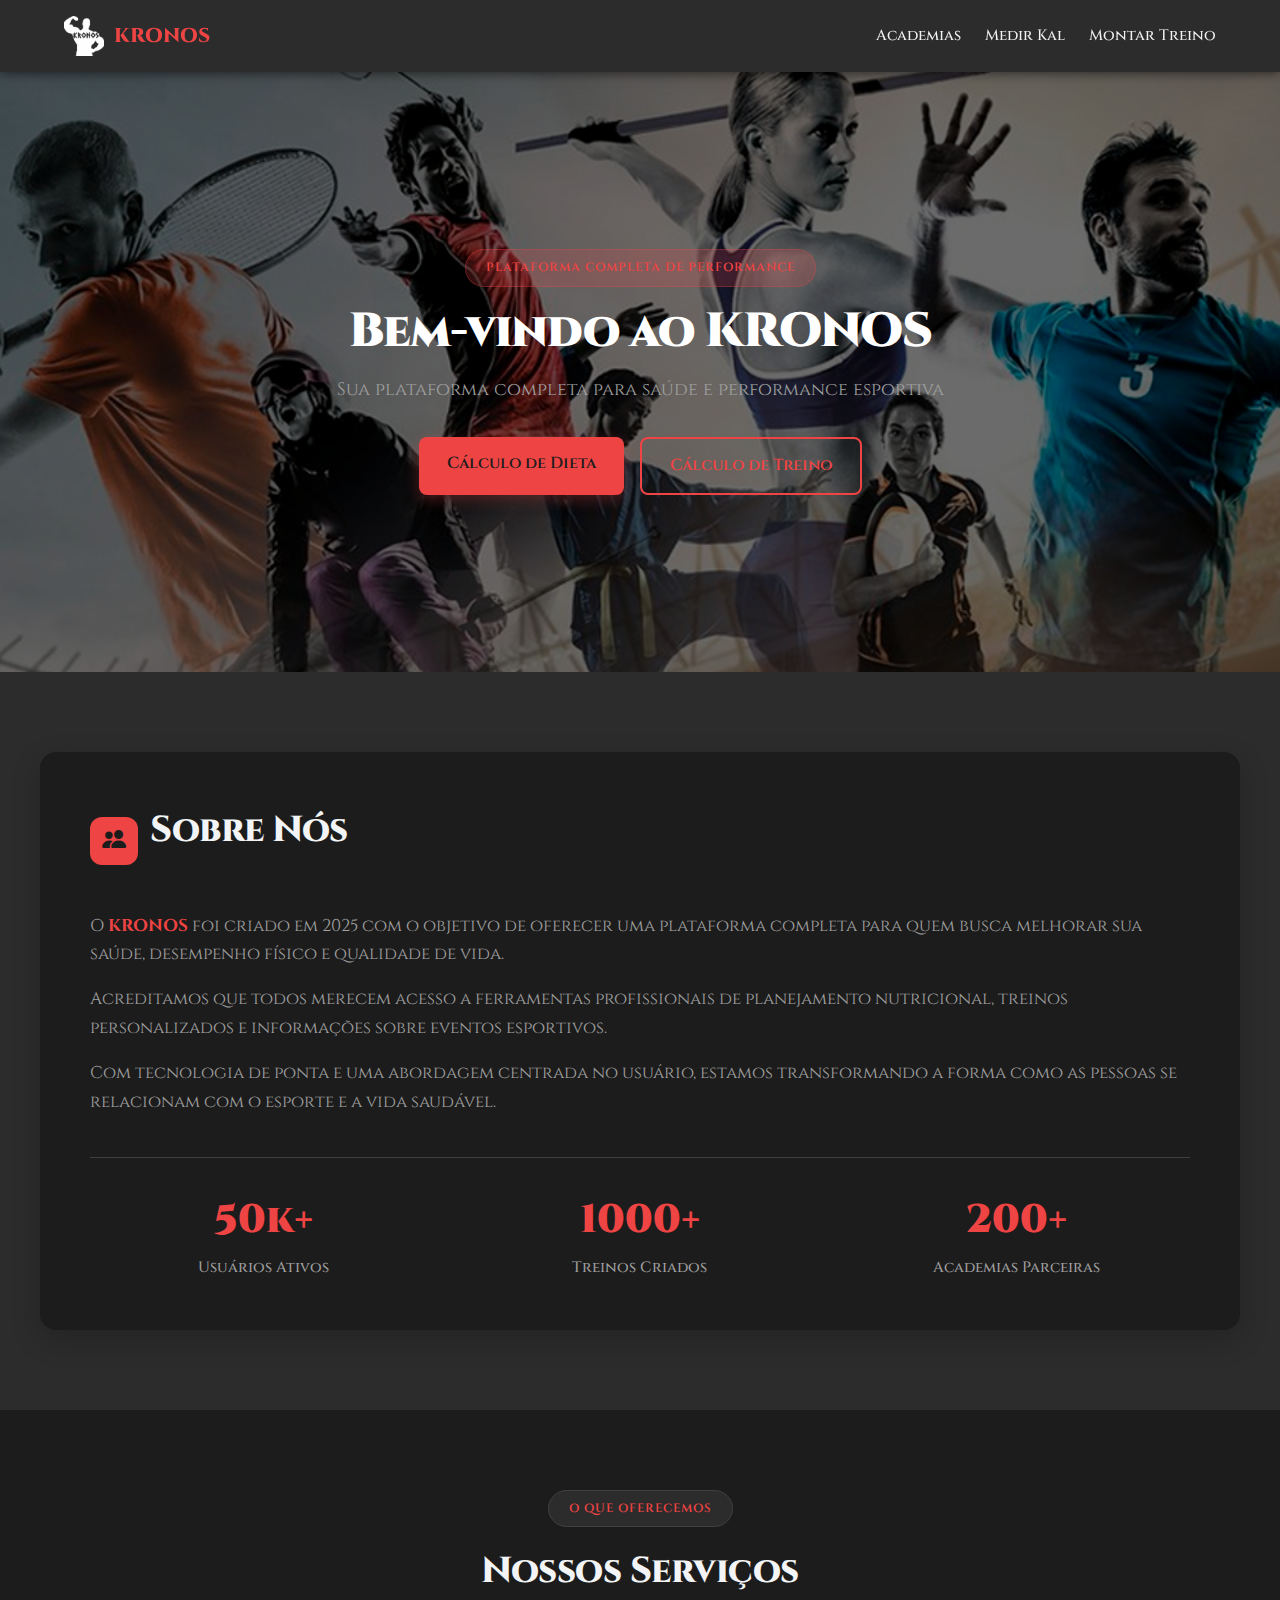
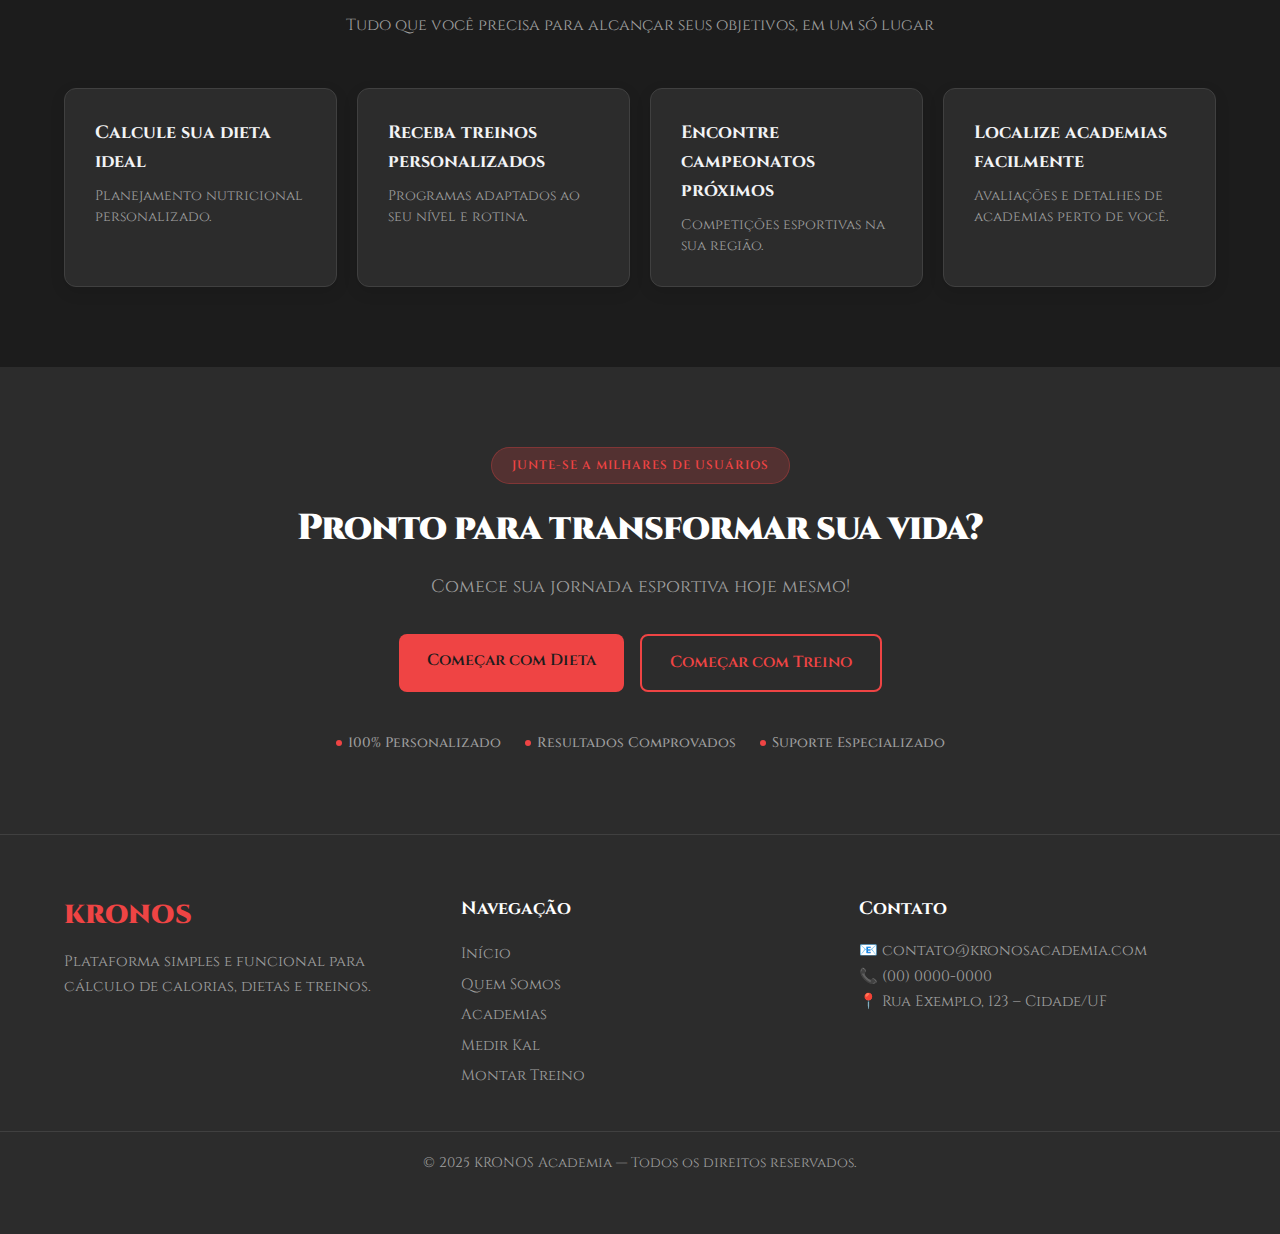
<file: index.html>
<!DOCTYPE html>
<html lang="pt-br">
<head>
    <meta charset="UTF-8">
    <meta name="viewport" content="width=device-width, initial-scale=1.0">
    <title>KRONOS</title>
    <link rel="icon" href="./img/icon.png">
    <link rel="stylesheet" href="style.css">
    <link href="https://fonts.googleapis.com/css2?family=Cinzel:wght@400..900&display=swap" rel="stylesheet">

    <!-- Bootstrap Icons -->
    <link rel="stylesheet" href="https://cdn.jsdelivr.net/npm/bootstrap-icons@1.11.3/font/bootstrap-icons.css">
</head>
<body>

<!-- ===========================
     HEADER ATUALIZADO
=========================== -->
<header class="header">
    <button class="menu-toggle" id="menu-toggle">
    ☰
</button>

     <div class="container header-flex">
        <div class="logo">
           <img src="./img/logo.png" alt="logo" class="logo-img">
           <span class="logo-text">KRONOS</span>
        </div>


        <nav id="main-nav">
            <button class="menu-toggle" id="menu-toggle" aria-label="Abrir Menu">
                <i class="bi bi-list"></i>
            </button>
            <a href="Academia.html">Academias</a>
            <a href="calorias.html">Medir Kal</a>
            <a href="listaDeTreino.html">Montar Treino</a>
        </nav>
    </div>
</header>

<!-- ===========================
     HERO
=========================== -->
<section class="hero">
    <div class="hero-content">
        <span class="pill">Plataforma Completa de Performance</span>
        <h1>Bem-vindo ao KRONOS</h1>
        <p class="hero-subtitle">
            Sua plataforma completa para saúde e performance esportiva
        </p>
        <div class="hero-buttons">
            <a href="calorias.html" class="btn btn-primary">Cálculo de Dieta</a>
            <a href="listaDeTreino.html" class="btn btn-secondary">Cálculo de Treino</a>
        </div>
    </div>
</section>

<!-- ===========================
     SOBRE NÓS
=========================== -->
<section class="sobre">
    <div class="container sobre-box">
        <div class="title-row">
            <div class="title-icon">
                <i class="bi bi-people-fill"></i>
            </div>
            <h2 class="section-title">Sobre Nós</h2>
        </div>

        <div class="sobre-text">
            <p>
                O <span class="highlight">KRONOS</span> foi criado em 2025 com o objetivo de oferecer
                uma plataforma completa para quem busca melhorar sua saúde, desempenho físico e qualidade de vida.
            </p>
            <p>
                Acreditamos que todos merecem acesso a ferramentas profissionais de planejamento nutricional,
                treinos personalizados e informações sobre eventos esportivos.
            </p>
            <p>
                Com tecnologia de ponta e uma abordagem centrada no usuário, estamos transformando a forma como
                as pessoas se relacionam com o esporte e a vida saudável.
            </p>
        </div>

        <div class="stats">
            <div class="stat-item">
                <div class="stat-number">50k+</div>
                <p>Usuários Ativos</p>
            </div>
            <div class="stat-item">
                <div class="stat-number">1000+</div>
                <p>Treinos Criados</p>
            </div>
            <div class="stat-item">
                <div class="stat-number">200+</div>
                <p>Academias Parceiras</p>
            </div>
        </div>
    </div>
</section>

<!-- ===========================
     SERVIÇOS
=========================== -->
<section class="servicos">
    <div class="container">
        <div class="servicos-top">
            <span class="pill-light">O QUE OFERECEMOS</span>
            <h2 class="section-title">Nossos Serviços</h2>
            <p class="servicos-subtitle">
                Tudo que você precisa para alcançar seus objetivos, em um só lugar
            </p>
        </div>

        <div class="services-grid">
            <div class="service-card">
                <h3>Calcule sua dieta ideal</h3>
                <p>Planejamento nutricional personalizado.</p>
            </div>
            <div class="service-card">
                <h3>Receba treinos personalizados</h3>
                <p>Programas adaptados ao seu nível e rotina.</p>
            </div>
            <div class="service-card">
                <h3>Encontre campeonatos próximos</h3>
                <p>Competições esportivas na sua região.</p>
            </div>
            <div class="service-card">
                <h3>Localize academias facilmente</h3>
                <p>Avaliações e detalhes de academias perto de você.</p>
            </div>
        </div>
    </div>
</section>

<!-- ===========================
     CTA
=========================== -->
<section class="cta">
    <div class="cta-content">
        <span class="pill">Junte-se a Milhares de Usuários</span>
        <h2>Pronto para transformar sua vida?</h2>
        <p class="cta-subtitle">
            Comece sua jornada esportiva hoje mesmo!
        </p>

        <div class="cta-buttons">
            <a href="#" class="btn btn-cta-primary">Começar com Dieta</a>
            <a href="#" class="btn btn-cta-secondary">Começar com Treino</a>
        </div>

        <div class="cta-benefits">
            <div class="benefit"><span class="dot"></span>100% Personalizado</div>
            <div class="benefit"><span class="dot"></span>Resultados Comprovados</div>
            <div class="benefit"><span class="dot"></span>Suporte Especializado</div>
        </div>
    </div>
</section>


</body>
<footer class="footer">
    <div class="footer-container">

        <!-- Coluna 1: Logo e Descrição -->
        <div class="footer-col">
            <h2 class="footer-logo">KRONOS</h2>
            <p>
                Plataforma simples e funcional para cálculo de calorias, dietas e treinos.
            </p>
        </div>

        <!-- Coluna 2: Navegação -->
        <div class="footer-col">
            <h3>Navegação</h3>
            <ul>
                <li><a href="index.html">Início</a></li>
                <li><a href="quem-somos.html">Quem Somos</a></li>
                <li><a href="Academia.html">Academias</a></li>
                <li><a href="calorias.html">Medir Kal</a></li>
                <li><a href="listaDeTreino.html">Montar Treino</a></li>
            </ul>
        </div>

        <!-- Coluna 3: Contato -->
        <div class="footer-col">
            <h3>Contato</h3>
            <p>
                📧 contato@kronosacademia.com <br>
                📞 (00) 0000-0000 <br>
                📍 Rua Exemplo, 123 – Cidade/UF
            </p>
        </div>

    </div>

    <div class="footer-bottom">
        © 2025 KRONOS Academia — Todos os direitos reservados.
    </div>
</footer>
<script src="ham.js"></script>

</html>
</file>
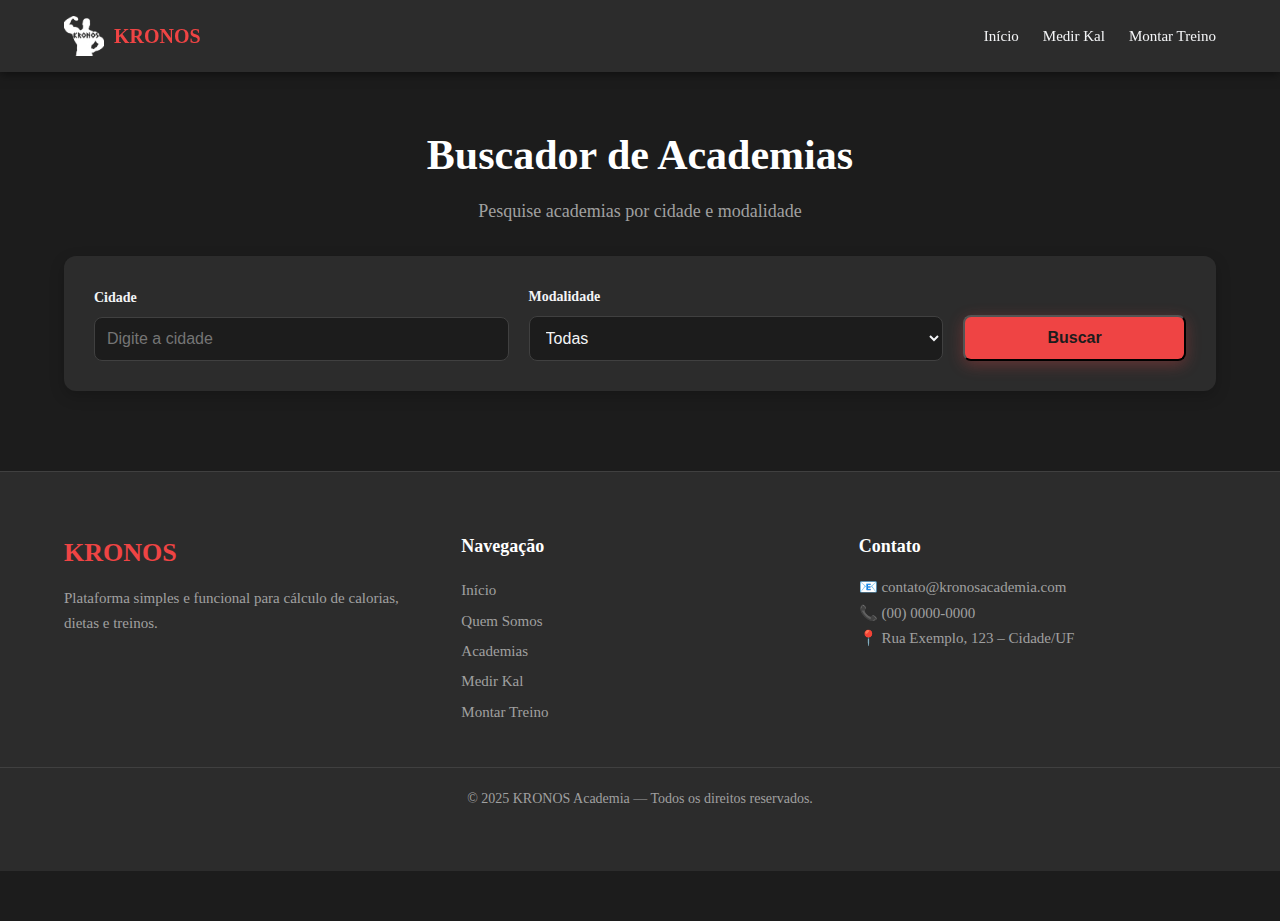
<file: Academia.html>
<!DOCTYPE html>
<html lang="pt-BR">

<head>
    <meta charset="UTF-8">
    <meta name="viewport" content="width=device-width, initial-scale=1.0">
    <title>Academia - SportLife Hub</title>

    <!-- Fonte Poppins -->
    <link rel="preconnect" href="https://fonts.googleapis.com">
    <link rel="preconnect" href="https://fonts.gstatic.com" crossorigin>
    <link href="https://fonts.googleapis.com/css2?family=Poppins:wght@300;400;600;700&display=swap" rel="stylesheet">

    <!-- Bootstrap Icons -->
    <link rel="stylesheet" href="https://cdn.jsdelivr.net/npm/bootstrap-icons@1.11.3/font/bootstrap-icons.css">

    <!-- CSS -->
    <link rel="stylesheet" href="acdemia.css">
</head>

<body>
<header class="header">
     <div class="container header-flex">
        <div class="logo">
           <img src="./img/logo.png" alt="logo" class="logo-img">
           <span class="logo-text">KRONOS</span>
        </div>


        <nav id="main-nav">
            <button class="menu-toggle" id="menu-toggle" aria-label="Abrir Menu">
                <i class="bi bi-list"></i>
            </button>
            <a href="index.html">Início</a>
            <a href="calorias.html">Medir Kal</a>
            <a href="listaDeTreino.html">Montar Treino</a>
        </nav>
    </div>
</header>

<div class="container">

    <div class="title-group">
        <h1>Buscador de Academias</h1>
        <p class="lead">Pesquise academias por cidade e modalidade</p>
    </div>

    <div class="card">
        <div class="grid">

            <div class="col-4">
                <label for="cidadeInput">Cidade</label>
                <input type="text" id="cidadeInput" placeholder="Digite a cidade">
            </div>

            <div class="col-4">
                <label for="modalidadeSelect">Modalidade</label>
                <select id="modalidadeSelect">
                    <option value="">Todas</option>
                    <option value="academia">Academia</option>
                    <option value="atletismo">Atletismo</option>
                    <option value="boxe">Boxe</option>
                    <option value="caminhada">Caminhada</option>
                    <option value="capoeira">Capoeira</option>
                    <option value="ciclismo">Ciclismo</option>
                    <option value="corrida">Corrida</option>
                    <option value="crossfit">Crossfit</option>
                    <option value="jiu jitsu">Jiu Jitsu</option>
                    <option value="judo">Judô</option>
                    <option value="karate">Karatê</option>
                    <option value="kickboxing">Kickboxing</option>
                    <option value="krav maga">Krav Maga</option>
                    <option value="muay thai">Muay Thai</option>
                    <option value="natacao">Natação</option>
                    <option value="taekwondo">Taekwondo</option>
                </select>
            </div>

            <div class="col-12">
                <button id="buscarGPS" class="btn btn-primary">Buscar</button>
            </div>

        </div>
    </div>

    <!-- Resultados -->
    <div class="resultados" id="lista-campeonatos"></div>

</div>

<!-- JS -->
<script src="script.js"></script>
<script src="menu.js"></script>
</body>
<footer class="footer">
    <div class="footer-container">

        <!-- Coluna 1: Logo e Descrição -->
        <div class="footer-col">
            <h2 class="footer-logo">KRONOS</h2>
            <p>
                Plataforma simples e funcional para cálculo de calorias, dietas e treinos.
            </p>
        </div>

        <!-- Coluna 2: Navegação -->
        <div class="footer-col">
            <h3>Navegação</h3>
            <ul>
                <li><a href="index.html">Início</a></li>
                <li><a href="quem-somos.html">Quem Somos</a></li>
                <li><a href="Academia.html">Academias</a></li>
                <li><a href="calorias.html">Medir Kal</a></li>
                <li><a href="listaDeTreino.html">Montar Treino</a></li>
            </ul>
        </div>

        <!-- Coluna 3: Contato -->
        <div class="footer-col">
            <h3>Contato</h3>
            <p>
                📧 contato@kronosacademia.com <br>
                📞 (00) 0000-0000 <br>
                📍 Rua Exemplo, 123 – Cidade/UF
            </p>
        </div>

    </div>

    <div class="footer-bottom">
        © 2025 KRONOS Academia — Todos os direitos reservados.
    </div>
</footer>
</html>
</file>
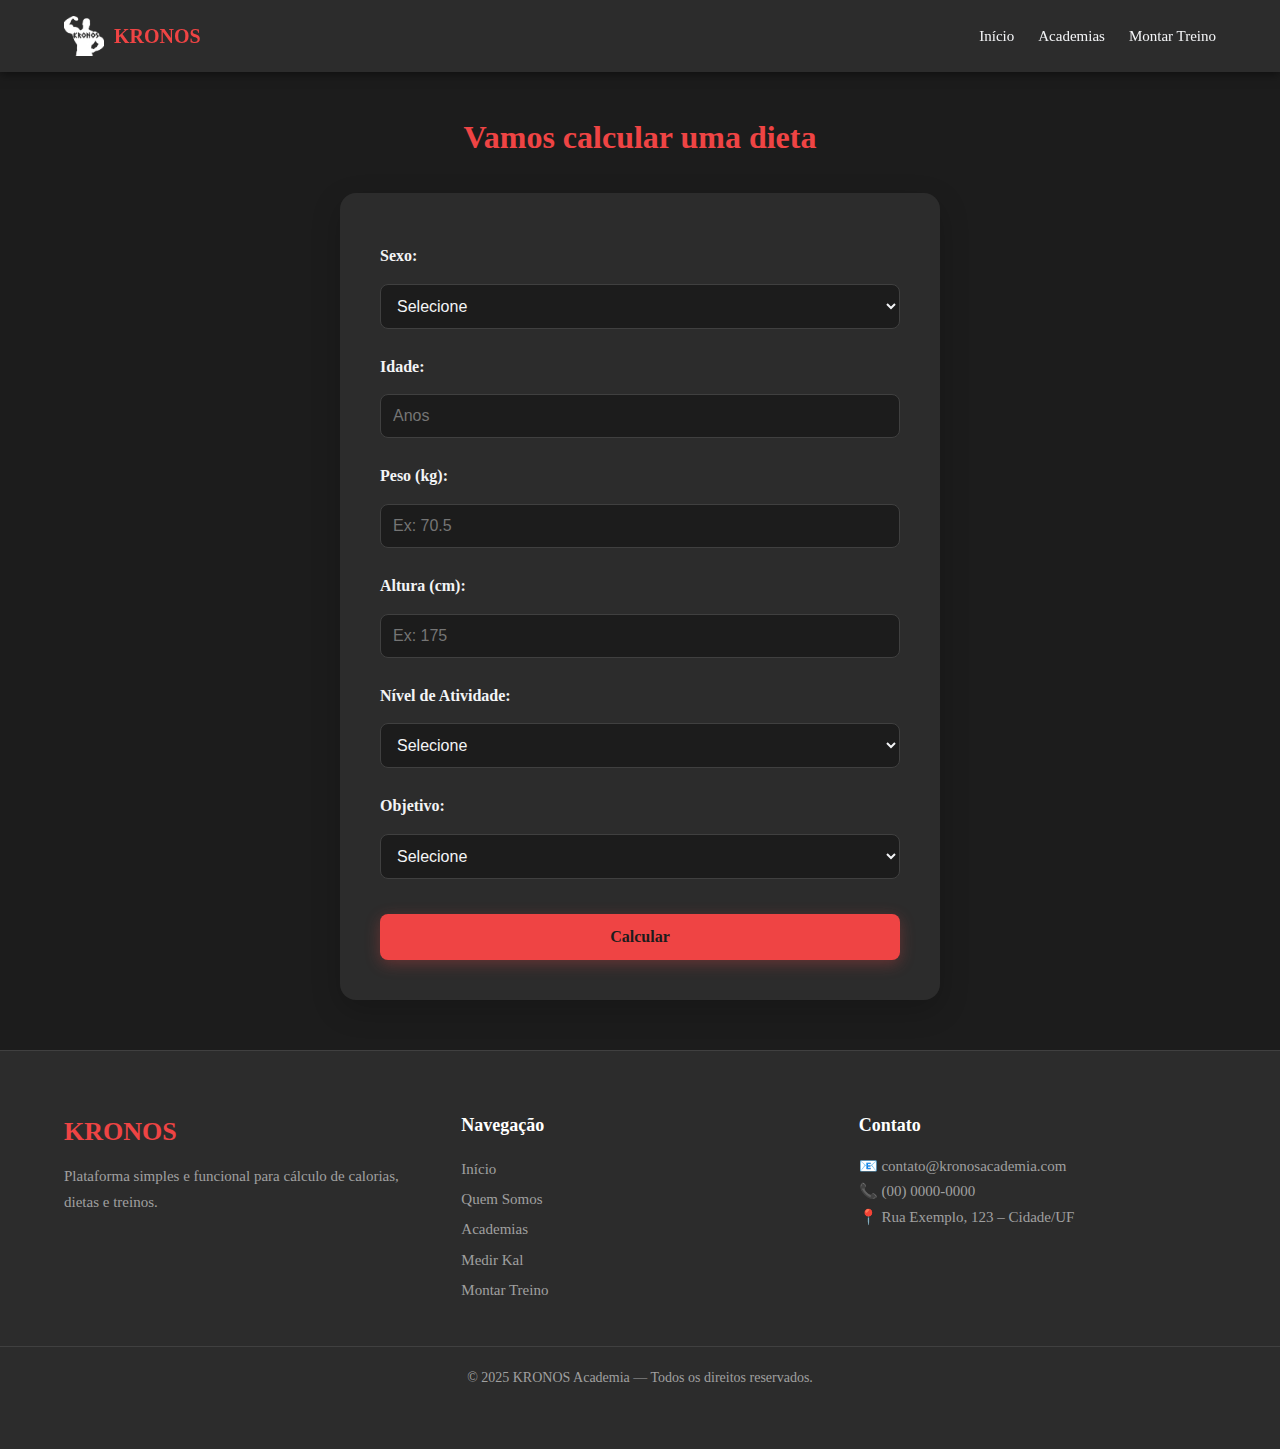
<file: calorias.html>
<!DOCTYPE html>
<html lang="pt-BR">
<head>
    <meta charset="UTF-8">
    <meta name="viewport" content="width=device-width, initial-scale=1.0">
    <title>Cálculo de Calorias</title>
    <link rel="stylesheet" href="cal.css">
    <link rel="stylesheet" href="https://cdn.jsdelivr.net/npm/bootstrap-icons@1.11.3/font/bootstrap-icons.css">
</head>
<body>
<header class="header">
     <div class="container header-flex">
        <div class="logo">
           <img src="./img/logo.png" alt="logo" class="logo-img">
           <span class="logo-text">KRONOS</span>
        </div>


        <nav id="main-nav">
            <button class="menu-toggle" id="menu-toggle" aria-label="Abrir Menu">
                <i class="bi bi-list"></i>
            </button>
            <a href="index.html">Início</a>
            <a href="Academia.html">Academias</a>
            <a href="listaDeTreino.html">Montar Treino</a>
        </nav>
    </div>
</header>

<main class="container">
    <h1>Vamos calcular uma dieta</h1>

    <form id="formCalorias">
        <!-- Formulário conforme seu modelo -->
        <label for="sexo">Sexo:</label>
        <select id="sexo" name="sexo" required>
            <option value="">Selecione</option>
            <option value="masculino">Masculino</option>
            <option value="feminino">Feminino</option>
        </select>

        <label for="idade">Idade:</label>
        <input type="number" id="idade" name="idade" placeholder="Anos" required>

        <label for="peso">Peso (kg):</label>
        <input type="number" id="peso" name="peso" step="0.1" placeholder="Ex: 70.5" required>

        <label for="altura">Altura (cm):</label>
        <input type="number" id="altura" name="altura" placeholder="Ex: 175" required>

        <label for="atividade">Nível de Atividade:</label>
        <select id="atividade" name="atividade" required>
            <option value="">Selecione</option>
            <option value="1.2">Sedentário</option>
            <option value="1.375">Exercício leve</option>
            <option value="1.55">Moderado</option>
            <option value="1.725">Intenso</option>
            <option value="1.9">Atleta</option>
        </select>

        <div id="atividadesExtrasContainer" class="card-atividades">
            <h3 class="titulo-atividades">Quais atividades físicas você pratica?</h3>
            <p class="subinfo">Selecione todas as atividades que fazem parte da sua rotina.</p>

            <div id="atividadesExtras" class="lista-atividades">
                <label><input type="checkbox" value="academia"> Academia</label>
                <label><input type="checkbox" value="atletismo"> Atletismo</label>
                <label><input type="checkbox" value="boxe"> Boxe</label>
                <label><input type="checkbox" value="caminhada"> Caminhada</label>
                <label><input type="checkbox" value="capoeira"> Capoeira</label>
                <label><input type="checkbox" value="ciclismo"> Ciclismo</label>
                <label><input type="checkbox" value="corrida"> Corrida</label>
                <label><input type="checkbox" value="crossfit"> Crossfit</label>
                <label><input type="checkbox" value="jiu jitsu"> Jiu-Jitsu</label>
                <label><input type="checkbox" value="judo"> Judô</label>
                <label><input type="checkbox" value="karate"> Karatê</label>
                <label><input type="checkbox" value="kickboxing"> Kickboxing</label>
                <label><input type="checkbox" value="krav maga"> Krav Maga</label>
                <label><input type="checkbox" value="muay thai"> Muay Thai</label>
                <label><input type="checkbox" value="natação"> Natação</label>
                <label><input type="checkbox" value="taekwondo"> Taekwondo</label>
            </div>

            <label for="frequencia" class="label-frequencia">Quantas vezes por semana você treina?</label>
            <select id="frequencia" name="frequencia" class="select-frequencia">
                <option value="">Selecione</option>
                <option value="1">1x por semana</option>
                <option value="2">2x por semana</option>
                <option value="3">3x por semana</option>
                <option value="4">4x por semana</option>
                <option value="5">5x por semana</option>
                <option value="6">6x por semana</option>
                <option value="7">Todos os dias</option>
            </select>
        </div>

        <label for="objetivo">Objetivo:</label>
        <select id="objetivo" name="objetivo" required>
            <option value="">Selecione</option>
            <option value="emagrecer">Emagrecer</option>
            <option value="manter">Manter peso</option>
            <option value="ganhar">Ganhar massa muscular</option>
        </select>

        <button type="submit">Calcular</button>
    </form>

    <div id="resultado"></div>
</main>

<script src="cal.js"></script>
<script>
// MENU HAMBÚRGUER
const hamburger = document.getElementById("hamburger");
const navMenu = document.getElementById("nav-menu");

hamburger.addEventListener("click", () => {
    navMenu.classList.toggle("show");
});
</script>
</body>
<footer class="footer">
    <div class="footer-container">

        <!-- Coluna 1: Logo e Descrição -->
        <div class="footer-col">
            <h2 class="footer-logo">KRONOS</h2>
            <p>
                Plataforma simples e funcional para cálculo de calorias, dietas e treinos.
            </p>
        </div>

        <!-- Coluna 2: Navegação -->
        <div class="footer-col">
            <h3>Navegação</h3>
            <ul>
                <li><a href="index.html">Início</a></li>
                <li><a href="quem-somos.html">Quem Somos</a></li>
                <li><a href="Academia.html">Academias</a></li>
                <li><a href="calorias.html">Medir Kal</a></li>
                <li><a href="listaDeTreino.html">Montar Treino</a></li>
            </ul>
        </div>

        <!-- Coluna 3: Contato -->
        <div class="footer-col">
            <h3>Contato</h3>
            <p>
                📧 contato@kronosacademia.com <br>
                📞 (00) 0000-0000 <br>
                📍 Rua Exemplo, 123 – Cidade/UF
            </p>
        </div>

    </div>

    <div class="footer-bottom">
        © 2025 KRONOS Academia — Todos os direitos reservados.
    </div>
</footer>
</html>
</file>
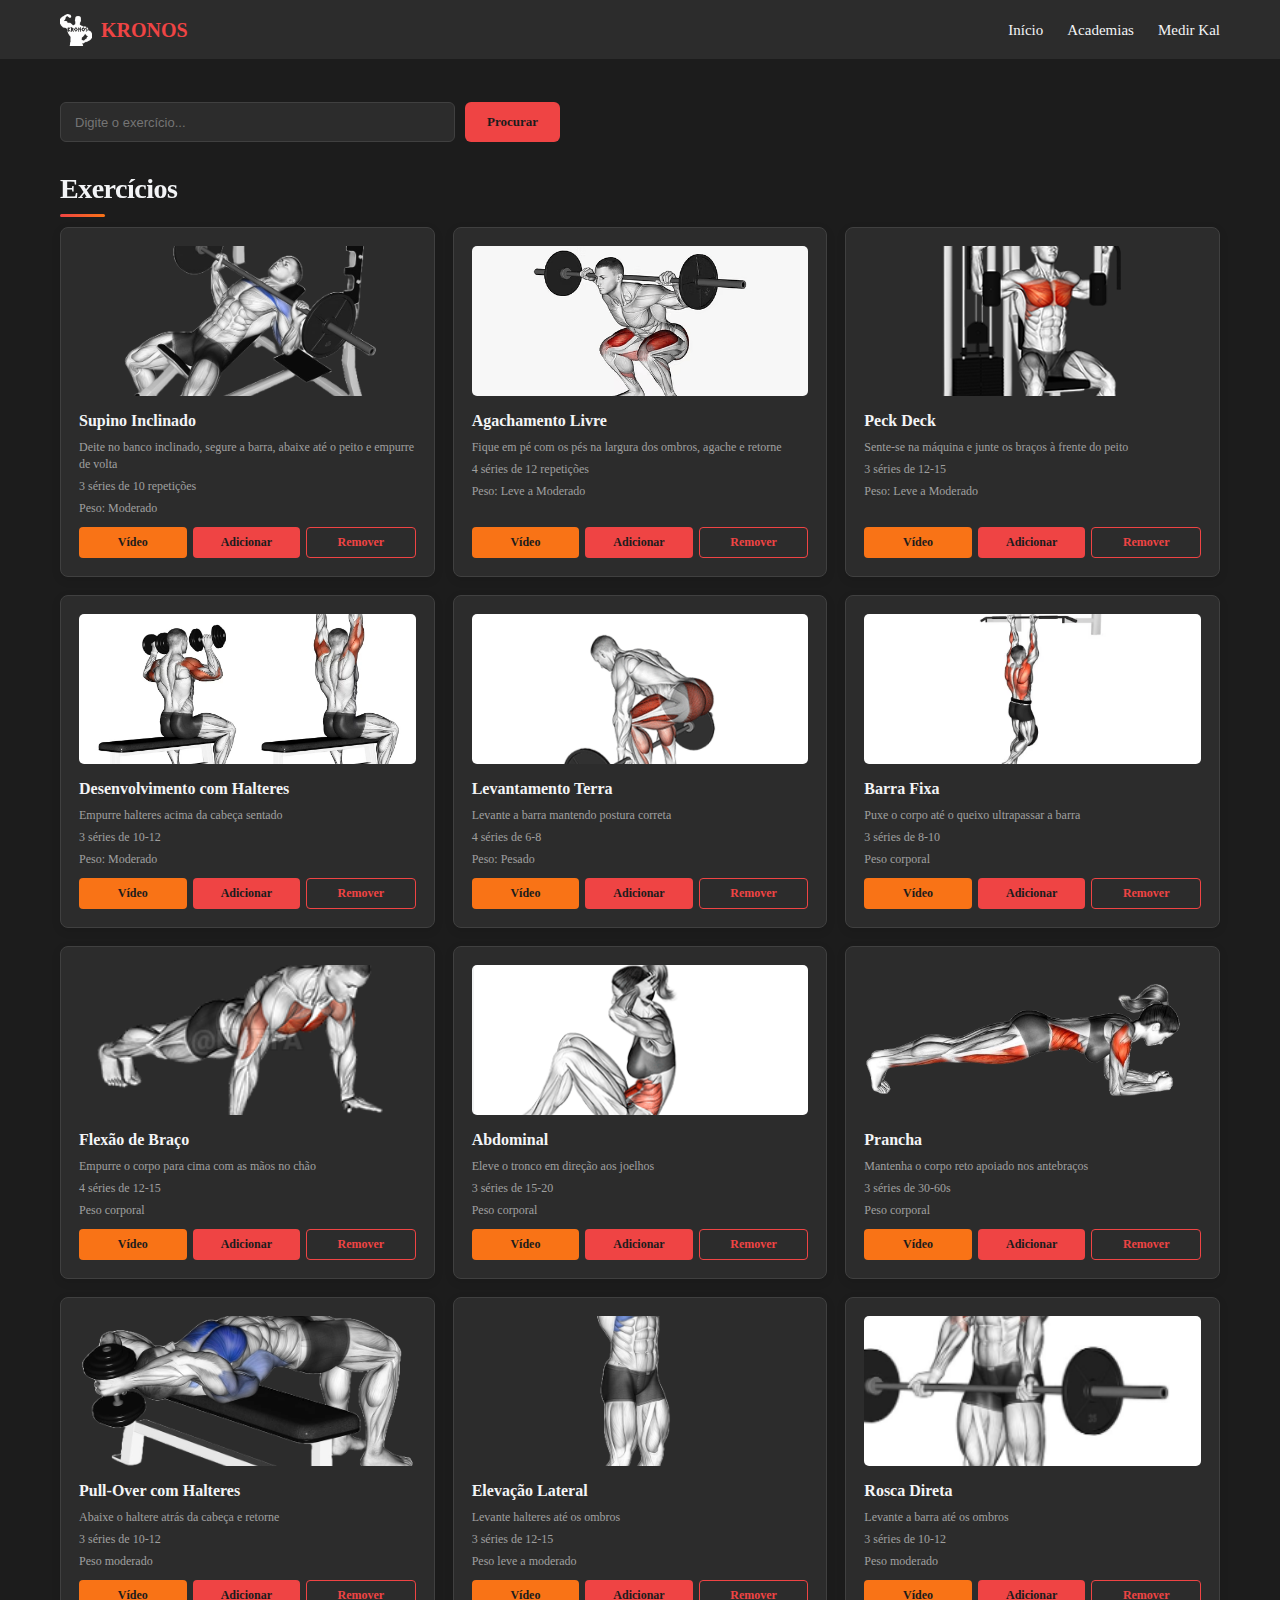
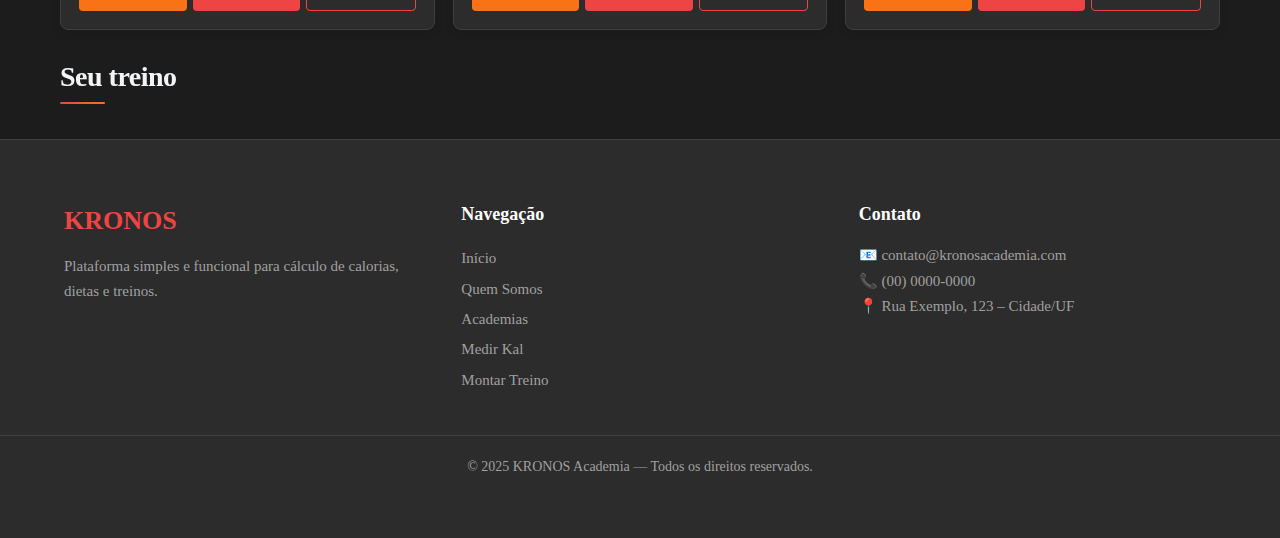
<file: listaDeTreino.html>
<!DOCTYPE html>
<html lang="pt-br">
<head>
    <meta charset="UTF-8">
    <meta name="viewport" content="width=device-width, initial-scale=1.0">
    <title>Lista de Treinos</title>
    <link rel="stylesheet" href="listaDeTreino.css">
</head>
<body>


<header class="header">
     <div class="container header-flex">
        <div class="logo">
           <img src="./img/logo.png" alt="logo" class="logo-img">
           <span class="logo-text">KRONOS</span>
        </div>


        <nav id="main-nav">
            <button class="menu-toggle" id="menu-toggle" aria-label="Abrir Menu">
                <i class="bi bi-list"></i>
            </button>
            <a href="index.html">Início</a>
            <a href="Academia.html">Academias</a>
            <a href="calorias.html">Medir Kal</a>
           
        </nav>
    </div>
</header>

<div class="container">

    <!-- Campo de busca -->
    <div class="search-container">
        <input type="text" id="treino" placeholder="Digite o exercício...">
        <button id="procurarTreino">Procurar</button>
    </div>

    <!-- Resultados da busca -->
    <h2 class="gradient-text">Exercícios</h2>
    <div id="procurados" class="lista"></div>

    <!-- Treinos adicionados -->
    <h2 class="gradient-text">Seu treino</h2>
    <div id="treino2" class="lista"></div>

</div>

<!-- Template de card -->
<template id="card-template">
    <div class="card">
        <img class="card-img" src="" alt="Exercício">
        <h3 class="card-nome"></h3>
        <p class="card-desc"></p>
        <p class="card-series"></p>
        <p class="card-obs"></p>
        <div class="card-buttons">
            <button class="btn-card btn-video">Vídeo</button>
            <button class="btn-card btn-adicionar">Adicionar</button>
            <button class="btn-card btn-remover">Remover</button>
        </div>
    </div>
</template>

<script src="listaDeTreino.js"></script>
</body>
<footer class="footer">
    <div class="footer-container">

        <!-- Coluna 1: Logo e Descrição -->
        <div class="footer-col">
            <h2 class="footer-logo">KRONOS</h2>
            <p>
                Plataforma simples e funcional para cálculo de calorias, dietas e treinos.
            </p>
        </div>

        <!-- Coluna 2: Navegação -->
        <div class="footer-col">
            <h3>Navegação</h3>
            <ul>
                <li><a href="index.html">Início</a></li>
                <li><a href="quem-somos.html">Quem Somos</a></li>
                <li><a href="Academia.html">Academias</a></li>
                <li><a href="calorias.html">Medir Kal</a></li>
                <li><a href="listaDeTreino.html">Montar Treino</a></li>
            </ul>
        </div>

        <!-- Coluna 3: Contato -->
        <div class="footer-col">
            <h3>Contato</h3>
            <p>
                📧 contato@kronosacademia.com <br>
                📞 (00) 0000-0000 <br>
                📍 Rua Exemplo, 123 – Cidade/UF
            </p>
        </div>

    </div>

    <div class="footer-bottom">
        © 2025 KRONOS Academia — Todos os direitos reservados.
    </div>
</footer>
</html>
</file>
<file: acdemia.css>
/* ===========================
   VARIÁVEIS DE CORES
=========================== */
:root {
    --color-primary: #ef4444;
    --color-secondary: #f97316;
    --color-background: #1c1c1c;
    --color-background-light: #2c2c2c;
    --color-text-light: #f3f4f6;
    --color-text-dark: #a0a0a0;
    --color-white: #ffffff;
    --color-gray-border: #404040;
}

/* ===========================
   RESET
=========================== */
* {
    margin: 0;
    padding: 0;
    box-sizing: border-box;
}

body {
    font-family: "Cinzel", serif;
    line-height: 1.6;
    color: var(--color-text-light);
    background-color: var(--color-background);
    overflow-x: hidden;
    padding-bottom: 50px;
}

a {
    text-decoration: none;
    color: inherit;
}

/* ===========================
   HEADER
=========================== */
.header {
    background-color: var(--color-background-light);
    padding: 16px 0;
    position: sticky;
    top: 0;
    z-index: 1000;
    box-shadow: 0 2px 10px rgba(0, 0, 0, 0.516);
}

.header-flex {
    display: flex;
    justify-content: space-between;
    align-items: center;
}

.logo {
    display: flex;
    align-items: center;
    gap: 10px; /* espaço entre a logo e o texto */
}

.logo-img {
    height: 40px;  /* ajuste como quiser */
    width: auto;
}

.logo-text {
    font-size: 20px;
    font-weight: 800;
    color: var(--color-primary);
}



nav {
    display: flex;
    gap: 24px;
}

nav a {
    color: var(--color-text-light);
    font-weight: 500;
    font-size: 15px;
    transition: color 0.3s ease;
    padding: 8px 0;
    position: relative;
}

nav a::after {
    content: '';
    position: absolute;
    bottom: 0;
    left: 0;
    width: 0;
    height: 3px;
    background-color: var(--color-primary);
    transition: width 0.3s ease;
}

nav a:hover {
    color: var(--color-primary);
}

nav a:hover::after {
    width: 100%;
}

/* MENU HAMBÚRGUER */
.menu-toggle {
    display: none;
    background: none;
    color: var(--color-white);
    font-size: 30px;
    padding: 0;
    line-height: 1;
    cursor: pointer;
    z-index: 1001;
}
/* ===========================
   MENU HAMBURGUER
=========================== */
.menu-toggle {
    display: none;
    font-size: 30px;
    background: none;
    border: none;
    color: var(--color-white);
    cursor: pointer;
    z-index: 1001;
}

@media (max-width: 768px) {
    .menu-toggle {
        display: block;
    }

    nav {
        position: fixed;
        top: 0;
        right: -100%;
        width: 70%;
        max-width: 300px;
        height: 100%;
        flex-direction: column;
        background-color: var(--color-background-light);
        padding: 80px 20px 20px;
        gap: 10px;
        transition: right 0.3s ease-in-out;
        box-shadow: -5px 0 15px rgba(0,0,0,0.3);
    }

    nav.open {
        right: 0;
    }

    nav a {
        padding: 15px 0;
        border-bottom: 1px solid var(--color-gray-border);
    }
}

/* ===========================
   TÍTULO E FORMULÁRIO
=========================== */
.title-group {
    padding: 50px 0 30px;
    text-align: center;
}

.title-group h1 {
    font-size: 42px;
    font-weight: 700;
    color: var(--color-white);
    margin-bottom: 8px;
}

.lead {
    font-size: 18px;
    color: var(--color-text-dark);
}

.card {
    background-color: var(--color-background-light);
    border-radius: 12px;
    padding: 30px;
    box-shadow: 0 5px 15px rgba(0,0,0,0.2);
    margin-bottom: 40px;
}

.grid {
    display: flex;
    flex-wrap: wrap;
    gap: 20px;
    align-items: flex-end;
}

.col-4 {
    flex: 1 1 300px;
}

.col-12 {
    flex: 1 1 auto;
}

label {
    display: block;
    font-size: 14px;
    font-weight: 600;
    color: var(--color-text-light);
    margin-bottom: 8px;
}

input[type="text"], select {
    width: 100%;
    padding: 12px;
    border: 1px solid var(--color-gray-border);
    border-radius: 8px;
    background-color: var(--color-background);
    color: var(--color-text-light);
    font-size: 16px;
}

.btn-primary {
    background-color: var(--color-primary);
    color: var(--color-background);
    padding: 12px 25px;
    border-radius: 8px;
    font-size: 16px;
    font-weight: 600;
    width: 100%;
    box-shadow: 0 4px 15px rgba(239,68,68,0.3);
}

.btn-primary:hover {
    background-color: #dc2626;
    box-shadow: 0 8px 20px rgba(239,68,68,0.4);
}

/* ===========================
   RESULTADOS
=========================== */
.resultados {
    padding: 20px 0;
    color: var(--color-text-dark);
    font-size: 16px;
}

.academia-card {
    background-color: var(--color-background-light);
    border-radius: 12px;
    padding: 25px;
    margin-bottom: 20px;
    box-shadow: 0 4px 15px rgba(0,0,0,0.2);
    border-left: 5px solid var(--color-primary);
    transition: transform 0.3s ease;
}

.academia-card:hover {
    transform: translateY(-3px);
    box-shadow: 0 8px 20px rgba(0,0,0,0.3);
}

.academia-card h3 {
    font-size: 24px;
    font-weight: 700;
    color: var(--color-white);
    margin-bottom: 15px;
    border-bottom: 1px solid var(--color-gray-border);
    padding-bottom: 10px;
}

.academia-card p {
    font-size: 16px;
    color: var(--color-text-dark);
    margin-bottom: 8px;
    display: flex;
    align-items: center;
}

.academia-card p span {
    font-weight: 600;
    color: var(--color-text-light);
    margin-right: 5px;
}

/* ===========================
   RESPONSIVIDADE
=========================== */
@media (max-width: 768px) {
    .grid {
        flex-direction: column;
        gap: 15px;
    }

    .col-4, .col-12 {
        flex: 1 1 100%;
    }
}

@media (max-width: 480px) {
    .logo {
        font-size: 20px;
    }

    nav a {
        font-size: 13px;
    }
}

.menu-toggle {
    display: none;
    font-size: 30px;
    background: none;
    border: none;
    color: var(--color-white);
    cursor: pointer;
    z-index: 1001;
}

/* Mobile */
@media (max-width: 768px) {
    .menu-toggle {
        display: block;
    }

    nav {
        position: fixed;
        top: 0;
        right: -100%;
        width: 70%;
        max-width: 300px;
        height: 100%;
        flex-direction: column;
        background-color: var(--color-background-light);
        padding: 80px 20px 20px;
        gap: 10px;
        transition: right 0.3s ease-in-out;
        box-shadow: -5px 0 15px rgba(0,0,0,0.3);
    }

    nav.open {
        right: 0;
    }

    nav a {
        padding: 15px 0;
        border-bottom: 1px solid var(--color-gray-border);
    }
}

/* ===========================
   FORMULÁRIO RESPONSIVO
   =========================== */

@media (max-width: 768px) {
    .grid {
        flex-direction: column; /* Colunas empilhadas */
        gap: 15px;
        align-items: flex-start; /* Alinha à esquerda */
    }

    .col-4, .col-12 {
        flex: 1 1 100%; /* Ocupa 100% do container */
    }

    .btn-primary {
        width: 100%; /* Botão ocupa 100% */
    }
}

@media (max-width: 480px) {
    .title-group h1 {
        font-size: 28px;
        text-align: left; /* Título à esquerda no mobile */
    }

    .lead {
        text-align: left;
    }

    label {
        text-align: left;
    }
}

/* ===========================
   FOOTER - Estilo Completo
   =========================== */

.footer {
    background-color: var(--color-background-light);
    color: var(--color-text-light);
    padding: 60px 0;
    font-family: inherit;
    border-top: 1px solid var(--color-gray-border);
}

.footer-container {
    max-width: 1200px;
    margin: auto;
    padding: 0 24px;
    display: flex;
    flex-wrap: wrap;
    justify-content: space-between;
    gap: 40px;
}

.footer-col {
    flex: 1;
    min-width: 220px;
}

.footer-logo {
    font-size: 26px;
    font-weight: 900;
    color: var(--color-primary);
    margin-bottom: 12px;
}

.footer-col h3 {
    margin-bottom: 14px;
    font-size: 18px;
    font-weight: 700;
    color: var(--color-white);
}

.footer-col p {
    line-height: 1.7;
    font-size: 15px;
    color: var(--color-text-dark);
}

.footer-col ul {
    list-style: none;
    padding: 0;
    line-height: 1.9;
}

.footer-col ul li a {
    color: var(--color-text-dark);
    font-size: 15px;
    transition: 0.3s ease;
}

.footer-col ul li a:hover {
    color: var(--color-primary);
}

.footer-bottom {
    text-align: center;
    margin-top: 40px;
    padding-top: 20px;
    border-top: 1px solid var(--color-gray-border);
    font-size: 14px;
    color: var(--color-text-dark);
}

.container {
    max-width: 1200px;
    margin: 0 auto;
    padding: 0 24px; /* <-- afasta da borda */
}
</file>
<file: style.css>
/* ===========================
   RESET & CONFIGURAÇÕES GERAIS
   =========================== */

:root {
    --color-primary: #ef4444; /* Vermelho/Laranja Sutil */
    --color-secondary: #f97316; /* Laranja secundário */
    --color-background: #1c1c1c; /* Fundo escuro principal (Cinza Neutro) */
    --color-background-light: #2c2c2c; /* Fundo de seção/card mais claro */
    --color-text-light: #f3f4f6; /* Texto claro */
    --color-text-dark: #a0a0a0; /* Texto secundário */
    --color-white: #ffffff;
    --color-gray-border: #404040; /* Bordas */
}



* {
    margin: 0;
    padding: 0;
    box-sizing: border-box;
}

body {
    font-family: "Cinzel", serif;
    line-height: 1.6;
    color: var(--color-text-light);
    background-color: var(--color-background);
    overflow-x: hidden;
}

a {
    text-decoration: none;
    color: inherit;
}

button, .btn {
    border: none;
    cursor: pointer;
    font-family: inherit;
    display: inline-block;
    text-align: center;
}

.container {
    max-width: 1200px;
    margin: 0 auto;
    padding: 0 24px;
}

.section-title {
    font-size: 36px;
    font-weight: 800;
    margin-bottom: 20px;
    color: var(--color-text-light);
    letter-spacing: -0.5px;
}

/* ===========================
   HEADER
   =========================== */

.header {
    background-color: var(--color-background-light);
    padding: 16px 0;
    position: sticky;
    top: 0;
    z-index: 1000;
    box-shadow: 0 2px 10px rgba(0, 0, 0, 0.516);
}

.header-flex {
    display: flex;
    justify-content: space-between;
    align-items: center;
}

.logo {
    display: flex;
    align-items: center;
    gap: 10px; /* espaço entre a logo e o texto */
}

.logo-img {
    height: 40px;  /* ajuste como quiser */
    width: auto;
}

.logo-text {
    font-size: 20px;
    font-weight: 800;
    color: var(--color-primary);
}



nav {
    display: flex;
    gap: 24px;
}

nav a {
    color: var(--color-text-light);
    font-weight: 500;
    font-size: 15px;
    transition: color 0.3s ease;
    padding: 8px 0;
    position: relative;
}

nav a::after {
    content: '';
    position: absolute;
    bottom: 0;
    left: 0;
    width: 0;
    height: 3px;
    background-color: var(--color-primary);
    transition: width 0.3s ease;
}

nav a:hover {
    color: var(--color-primary);
}

nav a:hover::after {
    width: 100%;
}

/* MENU HAMBÚRGUER */
.menu-toggle {
    display: none;
    background: none;
    color: var(--color-white);
    font-size: 30px;
    padding: 0;
    line-height: 1;
    cursor: pointer;
    z-index: 1001;
}

/* ===========================
   HERO SECTION
   =========================== */

.hero {
    position: relative;
    min-height: 600px;
    display: flex;
    align-items: center;
    justify-content: center;
    text-align: center;
    padding: 120px 40px;

    /* IMAGEM COMO FUNDO */
    background-image: url("./img/bannerIndex.png");
    background-size: cover;
    background-position: center;
    background-repeat: no-repeat;
}

.hero::before {
    content: "";
    position: absolute;
    inset: 0;
    background: rgba(0, 0, 0, 0.580); /* ajuste aqui se quiser mais escuro */
    z-index: 1;
}

.hero-content {
    position: relative;
    z-index: 2;
}


.hero-content {
    max-width: 800px;
}

.pill {
    display: inline-block;
    background-color: rgba(239, 68, 68, 0.2);
    color: var(--color-primary);
    padding: 8px 20px;
    border-radius: 50px;
    font-size: 12px;
    font-weight: 600;
    text-transform: uppercase;
    letter-spacing: 1px;
    margin-bottom: 16px;
    border: 1px solid rgba(239, 68, 68, 0.3);
}

.hero h1 {
    font-size: 48px;
    font-weight: 900;
    color: var(--color-white);
    margin-bottom: 16px;
    line-height: 1.2;
    letter-spacing: -1px;
}

.hero-subtitle {
    font-size: 18px;
    color: var(--color-text-dark);
    margin-bottom: 32px;
    font-weight: 400;
}

.hero-buttons {
    display: flex;
    gap: 16px;
    justify-content: center;
    flex-wrap: wrap;
}

.btn {
    padding: 14px 28px;
    border-radius: 8px;
    font-size: 16px;
    font-weight: 600;
    transition: all 0.3s ease;
}

.btn-primary {
    background-color: var(--color-primary);
    color: var(--color-background);
    box-shadow: 0 4px 15px rgba(239, 68, 68, 0.3);
}

.btn-primary:hover {
    background-color: #dc2626;
    transform: translateY(-2px);
    box-shadow: 0 8px 20px rgba(239, 68, 68, 0.4);
}

.btn-secondary {
    background-color: transparent;
    color: var(--color-primary);
    border: 2px solid var(--color-primary);
}

.btn-secondary:hover {
    background-color: rgba(239, 68, 68, 0.1);
    transform: translateY(-2px);
}

/* ===========================
   SOBRE NÓS SECTION
   =========================== */

.sobre {
    padding: 80px 24px;
    background-color: var(--color-background-light);
}

.sobre-box {
    background-color: var(--color-background);
    border-radius: 16px;
    padding: 50px;
    box-shadow: 0 10px 30px rgba(0, 0, 0, 0.2);
}

.title-row {
    display: flex;
    align-items: center;
    gap: 12px;
    margin-bottom: 32px;
}

.title-icon {
    width: 48px;
    height: 48px;
    background-color: var(--color-primary);
    border-radius: 12px;
    display: flex;
    align-items: center;
    justify-content: center;
    font-size: 24px;
    color: var(--color-background);
}

.sobre-text {
    margin-bottom: 40px;
}

.sobre-text p {
    font-size: 17px;
    line-height: 1.7;
    color: var(--color-text-dark);
    margin-bottom: 16px;
}

.highlight {
    font-weight: 700;
    color: var(--color-primary);
}

.stats {
    display: grid;
    grid-template-columns: repeat(auto-fit, minmax(180px, 1fr));
    gap: 30px;
    text-align: center;
    padding-top: 30px;
    border-top: 1px solid var(--color-gray-border);
}

.stat-number {
    font-size: 40px;
    font-weight: 900;
    color: var(--color-primary);
    margin-bottom: 4px;
}

.stats p {
    font-size: 15px;
    color: var(--color-text-dark);
    font-weight: 500;
}

/* ===========================
   SERVIÇOS SECTION
   =========================== */

.servicos {
    padding: 80px 24px;
    background-color: var(--color-background);
}

.servicos-top {
    text-align: center;
    margin-bottom: 50px;
}

.pill-light {
    display: inline-block;
    background-color: var(--color-background-light);
    color: var(--color-primary);
    padding: 8px 20px;
    border-radius: 50px;
    font-size: 12px;
    font-weight: 600;
    text-transform: uppercase;
    letter-spacing: 1px;
    margin-bottom: 16px;
    border: 1px solid var(--color-gray-border);
}

.servicos-top h2 {
    color: var(--color-text-light);
    margin-bottom: 12px;
}

.servicos-subtitle {
    font-size: 16px;
    color: var(--color-text-dark);
    max-width: 600px;
    margin: 0 auto;
}

.services-grid {
    display: grid;
    grid-template-columns: repeat(auto-fit, minmax(250px, 1fr));
    gap: 20px;
}

.service-card {
    background-color: var(--color-background-light);
    border: 1px solid var(--color-gray-border);
    border-radius: 12px;
    padding: 30px;
    transition: all 0.3s ease;
    box-shadow: 0 5px 15px rgba(0, 0, 0, 0.1);
}

.service-card:hover {
    transform: translateY(-5px);
    border-color: var(--color-primary);
    box-shadow: 0 10px 25px rgba(239, 68, 68, 0.2);
}

.service-card h3 {
    font-size: 18px;
    font-weight: 700;
    color: var(--color-text-light);
    margin-bottom: 8px;
}

.service-card p {
    font-size: 14px;
    color: var(--color-text-dark);
    line-height: 1.5;
}

/* ===========================
   CTA SECTION
   =========================== */

.cta {
    background-color: var(--color-background-light);
    padding: 80px 24px;
    text-align: center;
}

.cta-content {
    max-width: 800px;
    margin: 0 auto;
}

.cta .pill {
    background-color: rgba(239, 68, 68, 0.2);
    color: var(--color-primary);
    border-color: rgba(239, 68, 68, 0.3);
}

.cta h2 {
    font-size: 36px;
    font-weight: 900;
    color: var(--color-white);
    margin-bottom: 16px;
    letter-spacing: -1px;
}

.cta-subtitle {
    font-size: 18px;
    color: var(--color-text-dark);
    margin-bottom: 32px;
}

.cta-buttons {
    display: flex;
    gap: 16px;
    justify-content: center;
    margin-bottom: 40px;
    flex-wrap: wrap;
}

.btn-cta-primary {
    background-color: var(--color-primary);
    color: var(--color-background);
    padding: 14px 28px;
    border-radius: 8px;
    font-size: 16px;
    font-weight: 600;
    transition: all 0.3s ease;
}

.btn-cta-primary:hover {
    background-color: #dc2626;
    transform: translateY(-2px);
    box-shadow: 0 8px 20px rgba(239, 68, 68, 0.4);
}

.btn-cta-secondary {
    background-color: transparent;
    color: var(--color-primary);
    padding: 14px 28px;
    border-radius: 8px;
    font-size: 16px;
    font-weight: 600;
    border: 2px solid var(--color-primary);
    transition: all 0.3s ease;
}

.btn-cta-secondary:hover {
    background-color: rgba(239, 68, 68, 0.1);
    transform: translateY(-2px);
}

.cta-benefits {
    display: flex;
    gap: 24px;
    justify-content: center;
    flex-wrap: wrap;
}

.benefit {
    display: flex;
    align-items: center;
    gap: 6px;
    color: var(--color-text-dark);
    font-size: 14px;
    font-weight: 500;
}

.dot {
    width: 6px;
    height: 6px;
    background-color: var(--color-primary);
    border-radius: 50%;
    display: inline-block;
}

/* ===========================
   RESPONSIVIDADE
   =========================== */

@media (max-width: 768px) {
    .header-flex {
        flex-direction: row;
        justify-content: space-between;
        align-items: center;
        padding: 0 24px;
    }

    .menu-toggle {
        display: block;
    }

    nav {
        position: fixed;
        top: 0;
        right: -100%;
        width: 70%;
        max-width: 300px;
        height: 100%;
        background-color: var(--color-background-light);
        flex-direction: column;
        padding: 80px 20px 20px;
        box-shadow: -5px 0 15px rgba(0, 0, 0, 0.3);
        transition: right 0.3s ease-in-out;
        gap: 10px;
        z-index: 1000;
    }

    nav a {
        padding: 15px 0;
        border-bottom: 1px solid var(--color-gray-border);
        width: 100%;
    }

    nav.active {
        right: 0;
    }

    /* Hero e outras seções */
    .hero h1 {
        font-size: 42px;
    }

    .sobre-box {
        padding: 30px 20px;
    }

    .stats {
        grid-template-columns: repeat(auto-fit, minmax(150px, 1fr));
    }

    .services-grid {
        grid-template-columns: 1fr;
    }

    .cta h2 {
        font-size: 30px;
    }

    .cta-subtitle {
        font-size: 16px;
    }

    .cta-buttons {
        flex-direction: column;
    }

    .cta-benefits {
        flex-direction: column;
        gap: 12px;
    }
}

@media (max-width: 480px) {
    .logo {
        font-size: 20px;
    }

    nav a {
        font-size: 13px;
    }

    .hero h1 {
        font-size: 32px;
    }

    .section-title {
        font-size: 28px;
    }

    .stat-number {
        font-size: 32px;
    }

    .cta h2 {
        font-size: 28px;
    }
}

/* ===========================
   FOOTER - Estilo Completo
   =========================== */

.footer {
    background-color: var(--color-background-light);
    color: var(--color-text-light);
    padding: 60px 0;
    font-family: inherit;
    border-top: 1px solid var(--color-gray-border);
}

.footer-container {
    max-width: 1200px;
    margin: auto;
    padding: 0 24px;
    display: flex;
    flex-wrap: wrap;
    justify-content: space-between;
    gap: 40px;
}

.footer-col {
    flex: 1;
    min-width: 220px;
}

.footer-logo {
    font-size: 26px;
    font-weight: 900;
    color: var(--color-primary);
    margin-bottom: 12px;
}

.footer-col h3 {
    margin-bottom: 14px;
    font-size: 18px;
    font-weight: 700;
    color: var(--color-white);
}

.footer-col p {
    line-height: 1.7;
    font-size: 15px;
    color: var(--color-text-dark);
}

.footer-col ul {
    list-style: none;
    padding: 0;
    line-height: 1.9;
}

.footer-col ul li a {
    color: var(--color-text-dark);
    font-size: 15px;
    transition: 0.3s ease;
}

.footer-col ul li a:hover {
    color: var(--color-primary);
}

.footer-bottom {
    text-align: center;
    margin-top: 40px;
    padding-top: 20px;
    border-top: 1px solid var(--color-gray-border);
    font-size: 14px;
    color: var(--color-text-dark);
}

@media (max-width: 768px) {
    .menu-toggle {
        margin-left: auto; /* empurra o botão para a direita */
    }
}
</file>
<file: cal.css>
/* ===========================
   RESET & CONFIGURAÇÕES GERAIS
   =========================== */

:root {
    --color-primary: #ef4444; /* Vermelho/Laranja Sutil para destaque */
    --color-secondary: #f97316; /* Laranja secundário */
    --color-background: #1c1c1c; /* Fundo escuro principal (Cinza Neutro) */
    --color-background-light: #2c2c2c; /* Fundo de seção/card mais claro (Cinza Neutro) */
    --color-text-light: #f3f4f6; /* Texto claro */
    --color-text-dark: #a0a0a0; /* Texto secundário (Cinza Neutro) */
    --color-white: #ffffff;
    --color-gray-border: #404040; /* Borda (Cinza Neutro) */
}

* {
    margin: 0;
    padding: 0;
    box-sizing: border-box;
}

body {
    font-family: "Cinzel", serif;
    line-height: 1.6;
    color: var(--color-text-light);
    background-color: var(--color-background);
    overflow-x: hidden;
}

a {
    text-decoration: none;
    color: inherit;
}

button, .btn {
    border: none;
    cursor: pointer;
    font-family: inherit;
    display: inline-block;
    text-align: center;
}

.container {
    max-width: 1200px;
    margin: 0 auto;
    padding: 0 24px;
}

.section-title {
    font-size: 36px;
    font-weight: 800;
    margin-bottom: 20px;
    color: var(--color-text-light);
    letter-spacing: -0.5px;
}

/* ===========================
   HEADER (Reutilizado do estilo principal)
   =========================== */

.header {
    background-color: var(--color-background-light);
    padding: 16px 0;
    position: sticky;
    top: 0;
    z-index: 1000;
    box-shadow: 0 2px 10px rgba(0, 0, 0, 0.516);
}

.header-flex {
    display: flex;
    justify-content: space-between;
    align-items: center;
}

.logo {
    display: flex;
    align-items: center;
    gap: 10px; /* espaço entre a logo e o texto */
}

.logo-img {
    height: 40px;  /* ajuste como quiser */
    width: auto;
}

.logo-text {
    font-size: 20px;
    font-weight: 800;
    color: var(--color-primary);
}



nav {
    display: flex;
    gap: 24px;
}

nav a {
    color: var(--color-text-light);
    font-weight: 500;
    font-size: 15px;
    transition: color 0.3s ease;
    padding: 8px 0;
    position: relative;
}

nav a::after {
    content: '';
    position: absolute;
    bottom: 0;
    left: 0;
    width: 0;
    height: 3px;
    background-color: var(--color-primary);
    transition: width 0.3s ease;
}

nav a:hover {
    color: var(--color-primary);
}

nav a:hover::after {
    width: 100%;
}

/* MENU HAMBÚRGUER */
.menu-toggle {
    display: none;
    background: none;
    color: var(--color-white);
    font-size: 30px;
    padding: 0;
    line-height: 1;
    cursor: pointer;
    z-index: 1001;
}
/* ===========================
   ESTILOS ESPECÍFICOS DO FORMULÁRIO
   =========================== */

h1 {
    text-align: center;
    margin-top: 40px;
    margin-bottom: 30px;
    font-size: 32px;
    font-weight: 800;
    color: var(--color-primary);
}

#formCalorias {
    max-width: 600px;
    margin: 0 auto 50px auto;
    padding: 40px;
    background-color: var(--color-background-light);
    border-radius: 16px;
    box-shadow: 0 10px 30px rgba(0, 0, 0, 0.2);
    display: flex;
    flex-direction: column;
    gap: 15px;
}

label {
    font-weight: 600;
    color: var(--color-text-light);
    margin-top: 10px;
}

input[type="number"],
select {
    width: 100%;
    padding: 12px;
    border: 1px solid var(--color-gray-border);
    border-radius: 8px;
    background-color: var(--color-background);
    color: var(--color-text-light);
    font-size: 16px;
    transition: border-color 0.3s ease;
}

input[type="number"]:focus,
select:focus {
    outline: none;
    border-color: var(--color-primary);
    box-shadow: 0 0 0 3px rgba(239, 68, 68, 0.2);
}

/* Estilo do Card de Atividades Extras */
.card-atividades {
    background-color: var(--color-background);
    border: 1px solid var(--color-gray-border);
    border-radius: 12px;
    padding: 20px;
    margin-top: 20px;
    display: none; /* Controlado pelo JS */
}

.titulo-atividades {
    font-size: 18px;
    font-weight: 700;
    color: var(--color-primary);
    margin-bottom: 5px;
}

.subinfo {
    font-size: 14px;
    color: var(--color-text-dark);
    margin-bottom: 15px;
}

.lista-atividades {
    display: grid;
    grid-template-columns: repeat(auto-fit, minmax(120px, 1fr));
    gap: 10px;
    margin-bottom: 20px;
}

.lista-atividades label {
    display: flex;
    align-items: center;
    font-weight: 400;
    color: var(--color-text-light);
    cursor: pointer;
    margin-top: 0;
}

.lista-atividades input[type="checkbox"] {
    margin-right: 8px;
    width: auto;
}

.select-frequencia {
    margin-top: 5px;
}

/* Botão de Calcular */
#formCalorias button[type="submit"] {
    margin-top: 20px;
    padding: 14px 28px;
    border-radius: 8px;
    font-size: 16px;
    font-weight: 600;
    transition: all 0.3s ease;
    background-color: var(--color-primary);
    color: var(--color-background);
    box-shadow: 0 4px 15px rgba(239, 68, 68, 0.3);
}

#formCalorias button[type="submit"]:hover {
    background-color: #dc2626;
    transform: translateY(-2px);
    box-shadow: 0 8px 20px rgba(239, 68, 68, 0.4);
}

/* ===========================
   ESTILOS DA SEÇÃO DE RESULTADO
   =========================== */

#resultado {
    max-width: 600px;
    margin: 30px auto 80px auto;
    padding: 40px;
    background-color: var(--color-background-light);
    border-radius: 16px;
    box-shadow: 0 10px 30px rgba(0, 0, 0, 0.2);
    border-left: 5px solid var(--color-primary);
    display: none; /* Controlado pelo JS */
}

#resultado h2 {
    font-size: 28px;
    font-weight: 800;
    color: var(--color-white);
    margin-bottom: 20px;
    border-bottom: 2px solid var(--color-gray-border);
    padding-bottom: 10px;
}

#resultado h3 {
    font-size: 20px;
    font-weight: 700;
    color: var(--color-primary);
    margin-top: 20px;
    margin-bottom: 10px;
}

.info-basica p,
.macronutrientes p {
    display: flex;
    justify-content: space-between;
    padding: 8px 0;
    border-bottom: 1px dashed var(--color-gray-border);
    font-size: 16px;
    color: var(--color-text-dark);
}

.info-basica p:last-child,
.macronutrientes p:last-child {
    border-bottom: none;
}

.destaque {
    font-weight: 700;
    color: var(--color-primary);
}

.calorias-totais {
    text-align: center;
    padding: 20px 0;
    background-color: var(--color-background);
    border-radius: 12px;
    margin: 20px 0;
    border: 1px solid var(--color-gray-border);
}

.calorias-totais h3 {
    color: var(--color-white);
    margin-top: 0;
}

.valor-calorias {
    font-size: 48px;
    font-weight: 900;
    color: var(--color-primary);
    line-height: 1;
    margin-bottom: 5px;
}

.decisao-texto {
    font-size: 14px;
    color: var(--color-text-dark);
    font-style: italic;
}

.aviso-seguranca {
    margin-top: 20px;
    padding: 15px;
    background-color: rgba(249, 115, 22, 0.2); /* Cor secundária com transparência */
    border: 1px solid var(--color-secondary);
    border-radius: 8px;
    color: var(--color-secondary);
    font-size: 14px;
}

.aviso-seguranca strong {
    color: var(--color-secondary);
}

/* ===========================
   RESPONSIVIDADE
   =========================== */

@media (max-width: 768px) {
    .header-flex {
        flex-direction: column;
        gap: 15px;
    }

    nav {
        flex-wrap: wrap;
        justify-content: center;
        gap: 12px;
    }

    h1 {
        font-size: 28px;
    }

    #formCalorias, #resultado {
        padding: 20px;
        margin-left: 10px;
        margin-right: 10px;
    }

    .lista-atividades {
        grid-template-columns: 1fr;
    }

    .valor-calorias {
        font-size: 40px;
    }
}

@media (max-width: 480px) {
    .logo {
        font-size: 20px;
    }

    nav a {
        font-size: 13px;
    }

    h1 {
        font-size: 24px;
    }

    #resultado h2 {
        font-size: 24px;
    }
}


/* Ícone hamburguer padrão */
.hamburger {
    display: none;
    font-size: 28px;
    cursor: pointer;
    color: var(--color-text-light);
}

/* Responsividade */
@media (max-width: 768px) {
    .header-flex {
        position: relative;
    }

    /* Mostra ícone */
    .hamburger {
        display: block;
        position: absolute;
        top: 50%;
        right: 20px;
        transform: translateY(-50%);
        z-index: 2000;
    }

    /* Oculta nav original e transforma em menu mobile */
    nav {
        display: none;
        flex-direction: column;
        position: absolute;
        top: 60px; /* altura do header */
        right: 0;
        background-color: var(--color-background-light);
        padding: 20px;
        border-radius: 8px;
        box-shadow: 0 4px 12px rgba(0,0,0,0.3);
        min-width: 200px;
        z-index: 1000;
    }

    nav.show {
        display: flex;
    }

    nav a {
        text-align: left; /* Links alinhados à esquerda dentro do menu */
        padding: 10px 0;
    }
}
/* ===========================
   FOOTER - Estilo Completo
   =========================== */

.footer {
    background-color: var(--color-background-light);
    color: var(--color-text-light);
    padding: 60px 0;
    font-family: inherit;
    border-top: 1px solid var(--color-gray-border);
}

.footer-container {
    max-width: 1200px;
    margin: auto;
    padding: 0 24px;
    display: flex;
    flex-wrap: wrap;
    justify-content: space-between;
    gap: 40px;
}

.footer-col {
    flex: 1;
    min-width: 220px;
}

.footer-logo {
    font-size: 26px;
    font-weight: 900;
    color: var(--color-primary);
    margin-bottom: 12px;
}

.footer-col h3 {
    margin-bottom: 14px;
    font-size: 18px;
    font-weight: 700;
    color: var(--color-white);
}

.footer-col p {
    line-height: 1.7;
    font-size: 15px;
    color: var(--color-text-dark);
}

.footer-col ul {
    list-style: none;
    padding: 0;
    line-height: 1.9;
}

.footer-col ul li a {
    color: var(--color-text-dark);
    font-size: 15px;
    transition: 0.3s ease;
}

.footer-col ul li a:hover {
    color: var(--color-primary);
}

.footer-bottom {
    text-align: center;
    margin-top: 40px;
    padding-top: 20px;
    border-top: 1px solid var(--color-gray-border);
    font-size: 14px;
    color: var(--color-text-dark);
}
</file>
<file: listaDeTreino.css>
/* ===========================
   RESET & CONFIGURAÇÕES GERAIS
   =========================== */

:root {
    --color-primary: #ef4444; /* Vermelho/Laranja Sutil para destaque */
    --color-secondary: #f97316; /* Laranja secundário */
    --color-background: #1c1c1c; /* Fundo escuro principal */
    --color-background-light: #2c2c2c; /* Fundo de seção/card mais claro */
    --color-text-light: #f3f4f6; /* Texto claro */
    --color-text-dark: #a0a0a0; /* Texto secundário */
    --color-white: #ffffff;
    --color-gray-border: #404040; /* Borda */
}

* {
    margin: 0;
    padding: 0;
    box-sizing: border-box;
}

body {
    font-family: "Cinzel", serif;
    line-height: 1.6;
    color: var(--color-text-light);
    background-color: var(--color-background);
    overflow-x: hidden;
    min-height: 100vh;
}

a {
    text-decoration: none;
    color: inherit;
}

button, .btn {
    border: none;
    cursor: pointer;
    font-family: inherit;
    display: inline-block;
    text-align: center;
}

.container {
    max-width: 1200px;
    margin: 0 auto;
    padding: 0px;
}



/* ===========================
   HEADER
   =========================== */

.header {
    background-color: var(--color-background-light);
    padding: 2px ;
    position: sticky;
    top: 0;
    
}

.header-flex {
    display: flex;
    justify-content: space-between;
    align-items: center;
    padding: 0 10px; /* Bem menor */
    height: 55px; /* Controle total da altura do header */
}

.logo {
    display: flex;
    align-items: center;
    gap: 9px; /* espaço entre a logo e o texto */
}

.logo-img {
    width: auto;
    height: 32px; /* tamanho ideal */
}

.logo-text {
    font-size: 20px;
    font-weight: 800;
    color: var(--color-primary);

}



nav {
    display: flex;
    gap: 24px;
}

nav a {
    color: var(--color-text-light);
    font-weight: 500;
    font-size: 15px;
    transition: color 0.3s ease;
    padding: 8px 0;
    position: relative;
}

nav a::after {
    content: '';
    position: absolute;
    bottom: 0;
    left: 0;
    width: 0;
    height: 3px;
    background-color: var(--color-primary);
    transition: width 0.3s ease;
}

nav a:hover {
    color: var(--color-primary);
}

nav a:hover::after {
    width: 100%;
}

/* MENU HAMBÚRGUER */
.menu-toggle {
    display: none;
    background: none;
    color: var(--color-white);
    font-size: 30px;
    padding: 0;
    line-height: 1;
    cursor: pointer;
    z-index: 1001;
}

/* MENU HAMBÚRGUER */
.menu-toggle {
    display: none;
    background: none;
    color: var(--color-white);
    font-size: 30px;
    padding: 0;
    line-height: 1;
    cursor: pointer;
    z-index: 1001;
}

/* Hamburger Menu - TAMBÉM MENOR */
.hamburger {
    display: none;
    flex-direction: column;
    cursor: pointer;
    width: 22px; /* MENOR */
    height: 16px; /* MENOR */
    justify-content: space-between;
    z-index: 1001;
}

.hamburger span {
    display: block;
    height: 1.5px; /* MAIS FINO */
    width: 100%;
    background-color: var(--color-text-light);
    border-radius: 10px;
    transition: all 0.3s ease;
}

/* ===========================
   CONTEÚDO PRINCIPAL
   =========================== */

.container {
    padding: 25px 20px; /* Menor padding no topo */
}

h2.gradient-text {
    font-size: 28px; /* Um pouco menor */
    font-weight: 800;
    margin: 25px 0 15px;
    color: var(--color-text-light);
    letter-spacing: -0.5px;
    position: relative;
}

h2.gradient-text::after {
    content: '';
    position: absolute;
    bottom: -5px;
    left: 0;
    width: 45px;
    height: 2.5px;
    background: linear-gradient(90deg, var(--color-primary), var(--color-secondary));
    border-radius: 2px;
}

/* Campo de busca - TAMBÉM MAIS COMPACTO */
.search-container {
    display: flex;
    gap: 10px;
    margin: 18px 0; /* Menor margem */
    max-width: 500px;
}

.search-container input {
    flex: 1;
    padding: 10px 14px; /* Mais compacto */
    background-color: var(--color-background-light);
    border: 1px solid var(--color-gray-border);
    border-radius: 6px;
    color: var(--color-text-light);
    font-size: 13px; /* Menor */
    transition: all 0.3s ease;
    height: 40px; /* Altura fixa menor */
}

.search-container input:focus {
    outline: none;
    border-color: var(--color-primary);
    box-shadow: 0 0 0 2px rgba(239, 68, 68, 0.1);
}

.search-container button {
    padding: 10px 22px; /* Mais compacto */
    background-color: var(--color-primary);
    color: var(--color-background);
    border-radius: 6px;
    font-weight: 600;
    font-size: 13px; /* Menor */
    transition: all 0.3s ease;
    white-space: nowrap;
    height: 40px; /* Altura fixa igual ao input */
}

.search-container button:hover {
    background-color: #dc2626;
    transform: translateY(-1px);
    box-shadow: 0 3px 10px rgba(239, 68, 68, 0.3);
}

/* Listas de resultados */
.lista {
    display: grid;
    grid-template-columns: repeat(auto-fill, minmax(280px, 1fr));
    gap: 18px;
    margin-top: 15px;
}

/* Cards de treino */
.card {
    background-color: var(--color-background-light);
    border: 1px solid var(--color-gray-border);
    border-radius: 8px;
    padding: 18px;
    transition: all 0.3s ease;
    box-shadow: 0 3px 10px rgba(0, 0, 0, 0.1);
    display: flex;
    flex-direction: column;
    height: 100%;
}

.card:hover {
    transform: translateY(-3px);
    border-color: var(--color-primary);
    box-shadow: 0 6px 18px rgba(239, 68, 68, 0.2);
}

.card img {
    width: 100%;
    height: 150px; /* Menor */
    object-fit: cover;
    border-radius: 5px;
    margin-bottom: 12px;
}

.card h3 {
    font-size: 16px; /* Menor */
    font-weight: 700;
    color: var(--color-text-light);
    margin-bottom: 6px;
}

.card p {
    font-size: 12px; /* Menor */
    color: var(--color-text-dark);
    line-height: 1.4;
    margin-bottom: 5px;
}

.card p:last-of-type {
    margin-bottom: 10px;
}

/* Container de botões do card */
.card-buttons {
    display: flex;
    gap: 6px;
    margin-top: auto;
    flex-wrap: wrap;
}

.btn-card {
    padding: 7px 12px; /* Mais compacto */
    border-radius: 4px;
    font-size: 12px; /* Menor */
    font-weight: 600;
    transition: all 0.3s ease;
    flex: 1;
    min-width: 80px; /* Menor */
}

.btn-card:nth-child(1) {
    background-color: var(--color-secondary);
    color: var(--color-background);
}

.btn-card:nth-child(2) {
    background-color: var(--color-primary);
    color: var(--color-background);
}

.btn-card:nth-child(3) {
    background-color: transparent;
    color: var(--color-primary);
    border: 1px solid var(--color-primary);
}

.btn-card:hover {
    transform: translateY(-1px);
    box-shadow: 0 2px 5px rgba(0, 0, 0, 0.2);
}

.btn-card:nth-child(1):hover {
    background-color: #ea580c;
}

.btn-card:nth-child(2):hover {
    background-color: #dc2626;
}

.btn-card:nth-child(3):hover {
    background-color: rgba(239, 68, 68, 0.1);
}

/* ===========================
   RESPONSIVIDADE
   =========================== */

@media (max-width: 768px) {
    /* Header Responsivo */
    .hamburger {
        display: flex;
    }
    
    nav {
        position: fixed;
        top: 0;
        right: -100%;
        width: 220px; /* Menor */
        height: 100vh;
        background-color: var(--color-background-light);
        flex-direction: column;
        padding: 60px 20px 20px; /* Menor */
        transition: right 0.4s ease;
        box-shadow: -5px 0 15px rgba(0, 0, 0, 0.2);
        z-index: 1000;
        gap: 0;
    }
    
    nav.active {
        right: 0;
    }
    
    nav a {
        padding: 10px 0; /* Menor */
        border-bottom: 1px solid rgba(255, 255, 255, 0.1);
        font-size: 13px; /* Menor */
        text-transform: none; /* Remove uppercase no mobile */
    }
    
    nav a:last-child {
        border-bottom: none;
    }
    
    /* Hamburger Animation */
    .hamburger.active span:nth-child(1) {
        transform: rotate(45deg) translate(4px, 4px);
    }
    
    .hamburger.active span:nth-child(2) {
        opacity: 0;
    }
    
    .hamburger.active span:nth-child(3) {
        transform: rotate(-45deg) translate(5px, -4px);
    }
    
    /* Conteúdo Responsivo */
    .header-flex {
        padding: 0 15px;
    }
    
    .search-container {
        flex-direction: column;
        margin: 12px 0; /* Menor */
    }
    
    .search-container input,
    .search-container button {
        width: 100%;
        height: 38px; /* Menor no mobile */
    }
    
    .lista {
        grid-template-columns: 1fr;
        gap: 12px; /* Menor gap */
    }
    
    h2.gradient-text {
        font-size: 22px; /* Menor */
        text-align: center;
        margin: 20px 0 10px;
    }
    
    h2.gradient-text::after {
        left: 50%;
        transform: translateX(-50%);
        width: 35px;
    }
    
    .card-buttons {
        flex-direction: column;
        gap: 5px;
    }
    
    .btn-card {
        width: 100%;
        padding: 8px; /* Ajustado */
        min-width: auto;
    }
}

@media (max-width: 480px) {
    .logo {
        font-size: 18px;
    }
    
    .container {
        padding: 15px 15px 40px; /* Menor padding */
    }
    
    .card {
        padding: 14px; /* Mais compacto */
    }
    
    .card img {
        height: 130px; /* Menor */
    }
    
    h2.gradient-text {
        font-size: 20px;
        margin: 15px 0 8px;
    }
    
    .search-container {
        margin: 8px 0;
    }
    
    .search-container input,
    .search-container button {
        height: 36px; /* Mais compacto */
        font-size: 12px;
    }
    
    .search-container input {
        padding: 8px 12px;
    }
    
    .search-container button {
        padding: 8px 16px;
    }
}

/* ===========================
   FOOTER - Estilo Completo
   =========================== */

.footer {
    background-color: var(--color-background-light);
    color: var(--color-text-light);
    padding: 60px 0;
    font-family: inherit;
    border-top: 1px solid var(--color-gray-border);
}

.footer-container {
    max-width: 1200px;
    margin: auto;
    padding: 0 24px;
    display: flex;
    flex-wrap: wrap;
    justify-content: space-between;
    gap: 40px;
}

.footer-col {
    flex: 1;
    min-width: 220px;
}

.footer-logo {
    font-size: 26px;
    font-weight: 900;
    color: var(--color-primary);
    margin-bottom: 12px;
}

.footer-col h3 {
    margin-bottom: 14px;
    font-size: 18px;
    font-weight: 700;
    color: var(--color-white);
}

.footer-col p {
    line-height: 1.7;
    font-size: 15px;
    color: var(--color-text-dark);
}

.footer-col ul {
    list-style: none;
    padding: 0;
    line-height: 1.9;
}

.footer-col ul li a {
    color: var(--color-text-dark);
    font-size: 15px;
    transition: 0.3s ease;
}

.footer-col ul li a:hover {
    color: var(--color-primary);
}

.footer-bottom {
    text-align: center;
    margin-top: 40px;
    padding-top: 20px;
    border-top: 1px solid var(--color-gray-border);
    font-size: 14px;
    color: var(--color-text-dark);
}
</file>
